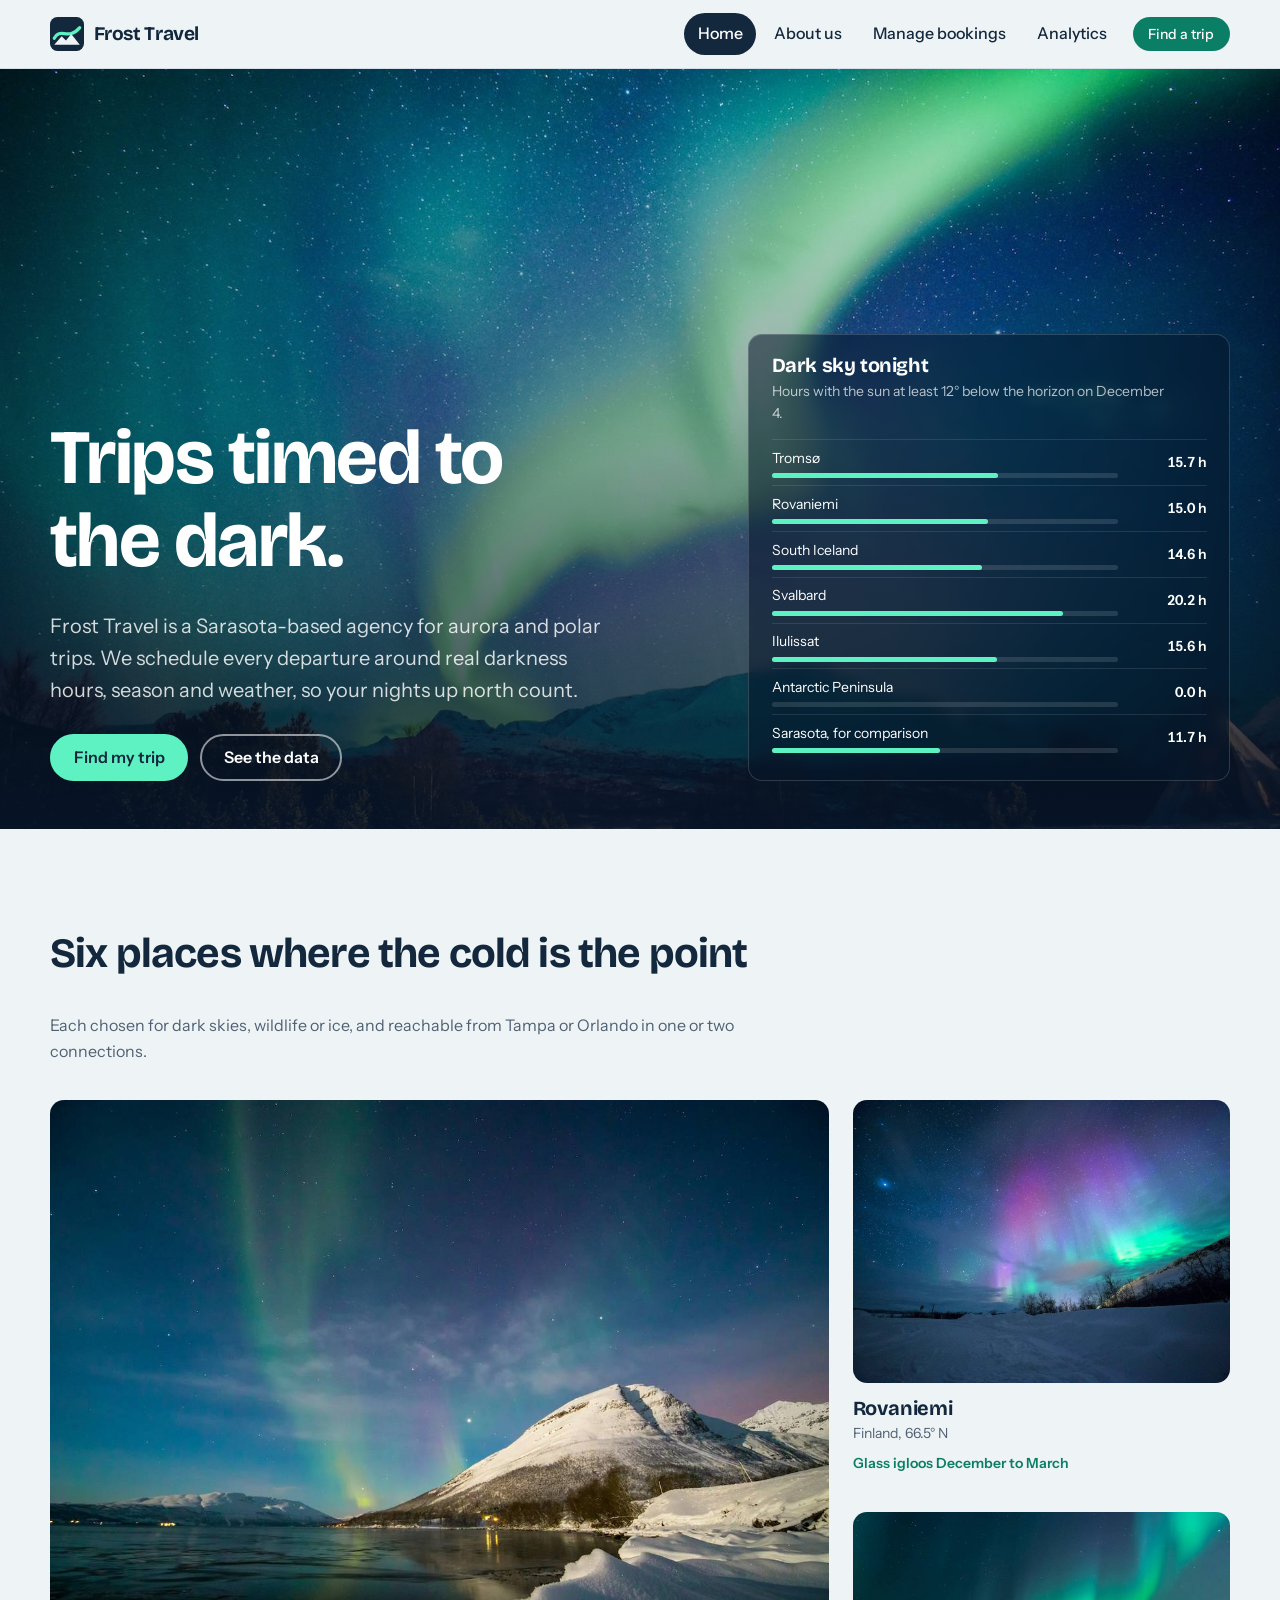
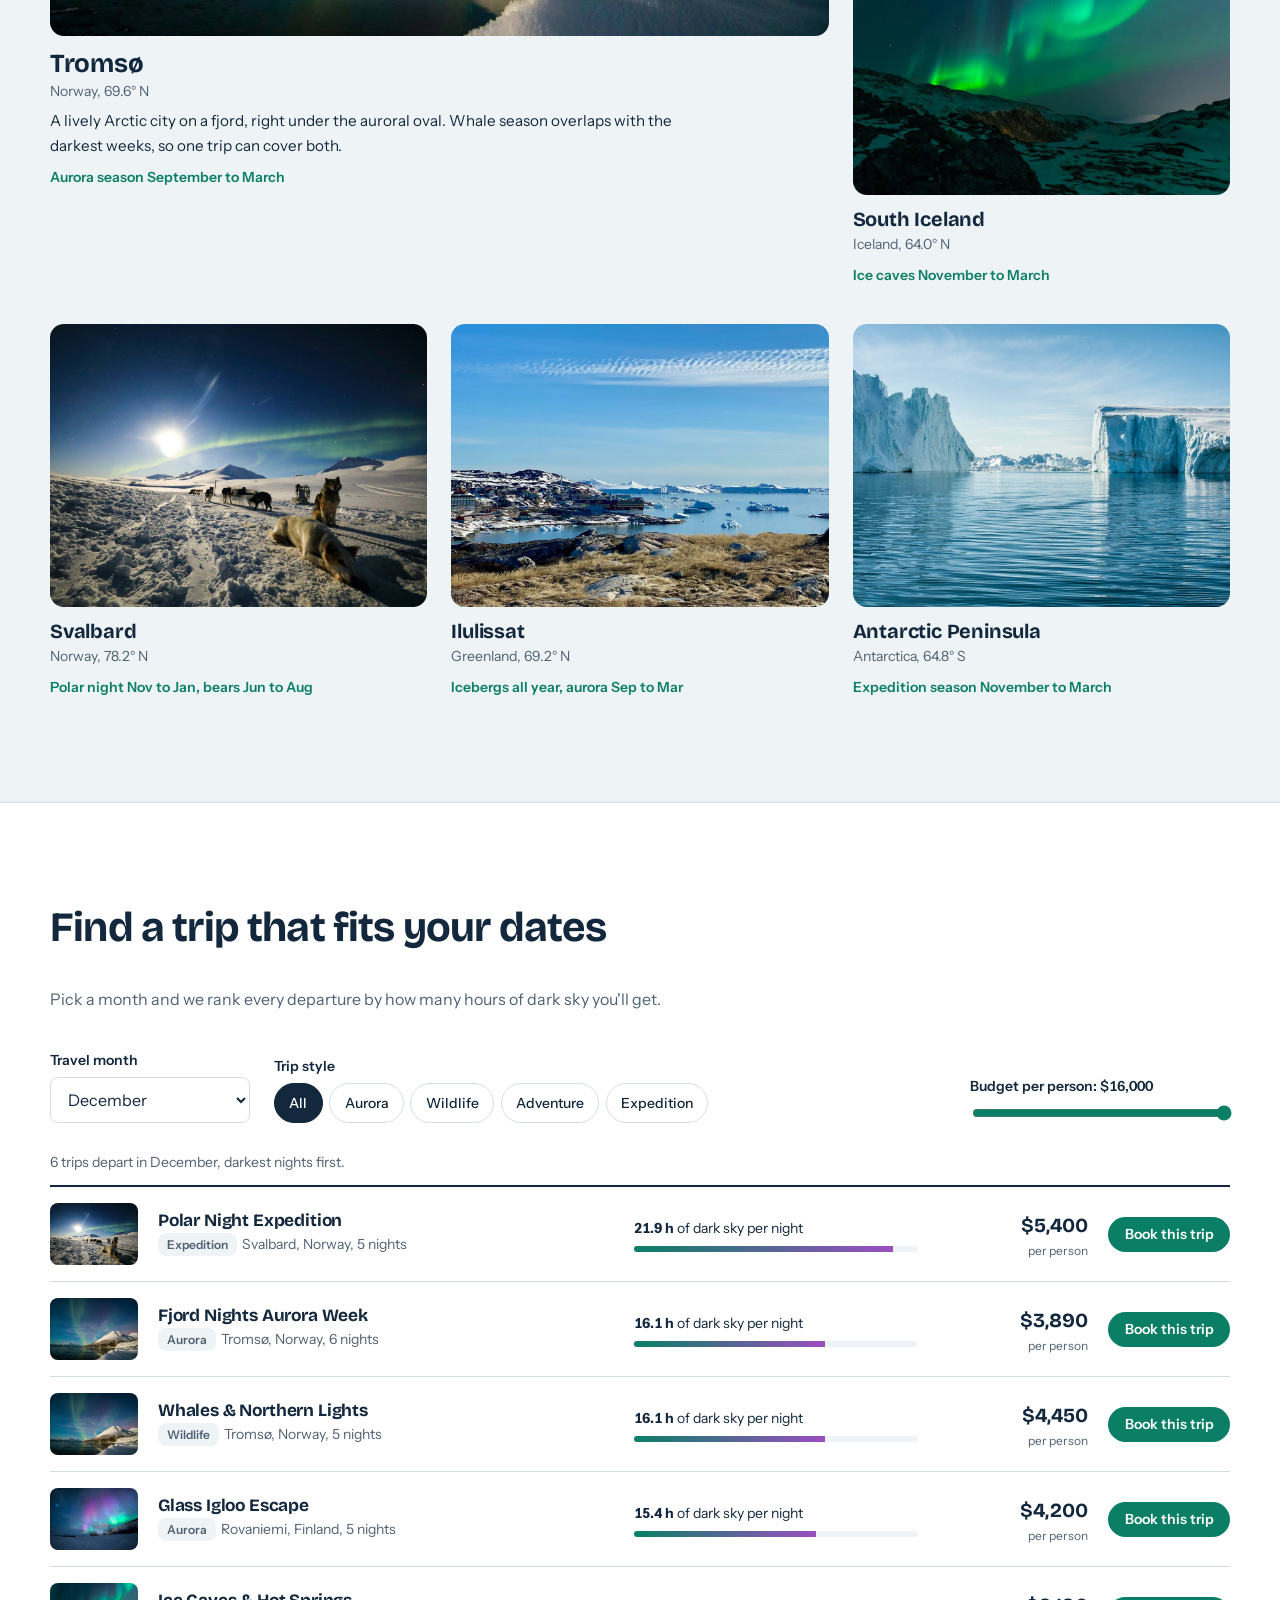
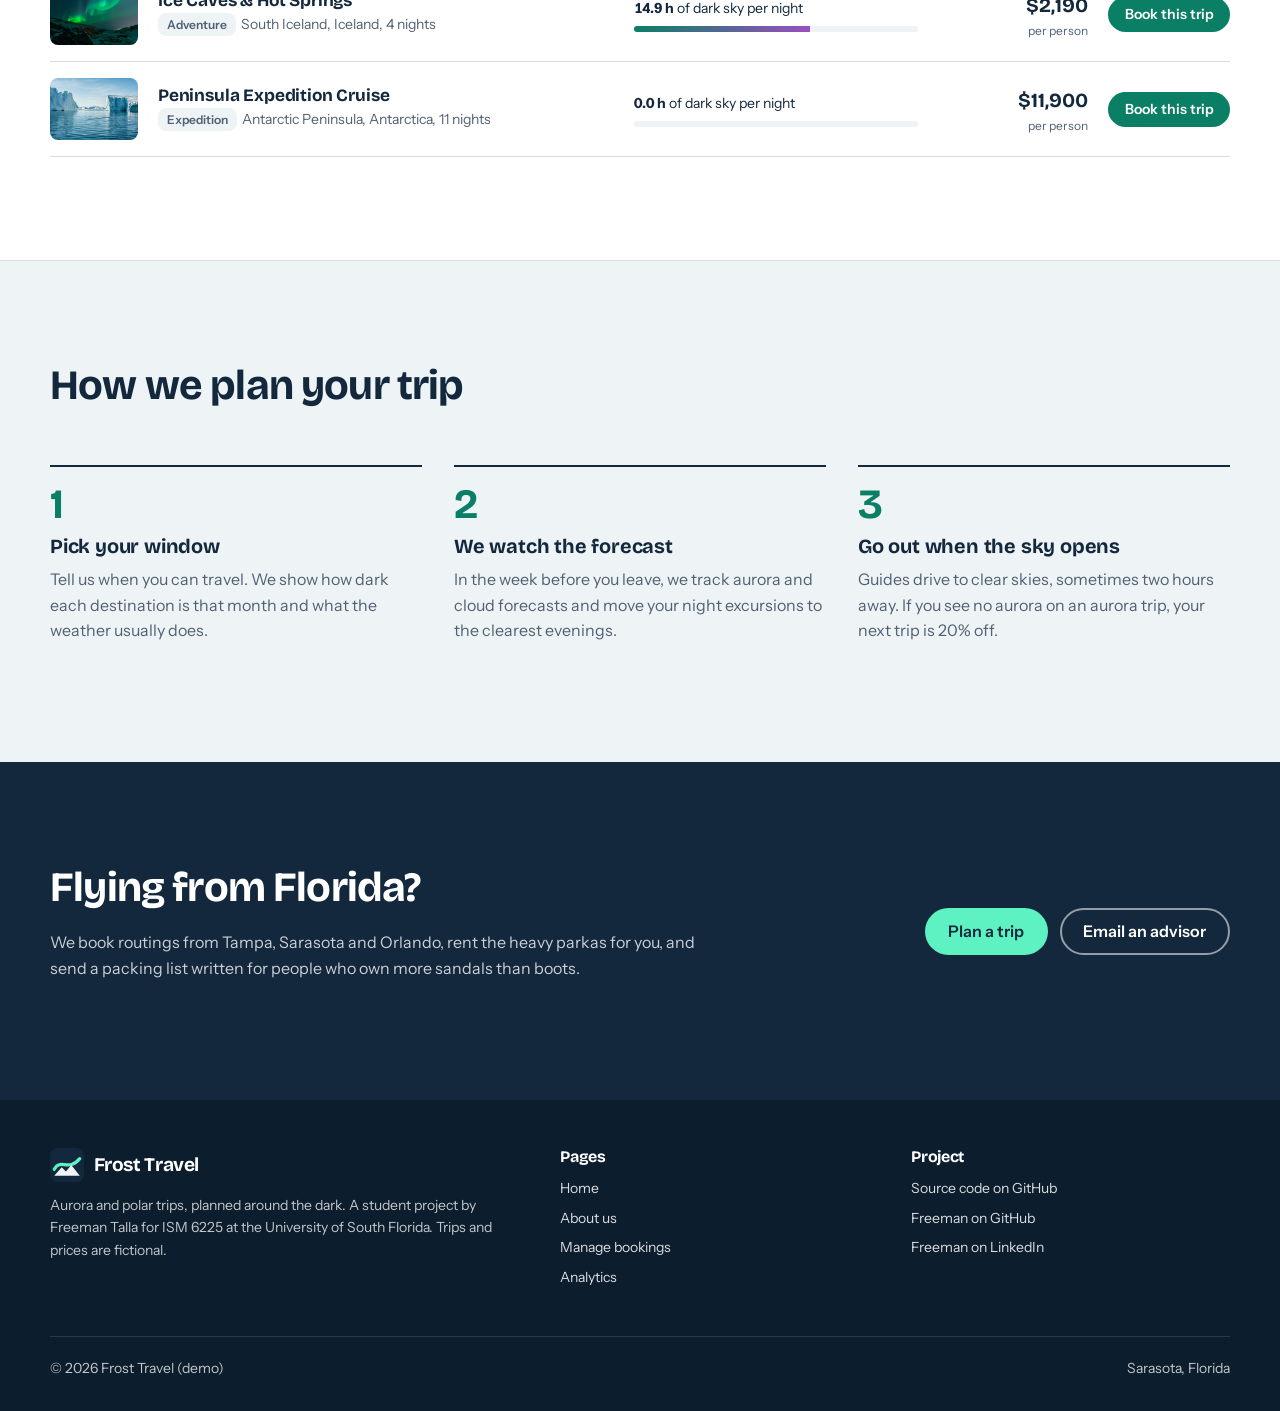
<file: index.html>
<!DOCTYPE html>
<html lang="en">
<head>
  <meta charset="UTF-8">
  <meta name="viewport" content="width=device-width, initial-scale=1">
  <title>Frost Travel | Aurora and polar trips timed to the dark</title>
  <meta name="description" content="Frost Travel plans aurora and polar trips around real darkness hours, season and weather. Tromsø, Lapland, Iceland, Svalbard, Greenland and Antarctica.">
  <link rel="icon" href="img/favicon.svg" type="image/svg+xml">
  <!-- Fonts: preconnect first so the font files start downloading early -->
  <link rel="preconnect" href="https://fonts.googleapis.com">
  <link rel="preconnect" href="https://fonts.gstatic.com" crossorigin>
  <link href="https://fonts.googleapis.com/css2?family=Bricolage+Grotesque:opsz,wght@12..96,600;12..96,700&family=Instrument+Sans:wght@400;500;600&display=swap" rel="stylesheet">
  <link rel="stylesheet" href="css/style.css">
</head>
<body>
  <a class="skip-link" href="#main">Skip to content</a>

  <!-- ===== Header: identical on every page, only aria-current changes ===== -->
  <header class="site-header">
    <nav class="nav wrap" aria-label="Main">
      <a class="brand" href="index.html"><img src="img/favicon.svg" alt="" width="34" height="34">Frost Travel</a>
      <button class="nav-toggle" aria-expanded="false" aria-controls="nav-links"><span class="bars"></span><span class="visually-hidden">Menu</span></button>
      <ul class="nav-links" id="nav-links">
        <li><a href="index.html" aria-current="page">Home</a></li>
        <li><a href="aboutus.html">About us</a></li>
        <li><a href="managebookings.html">Manage bookings</a></li>
        <li><a href="analytics.html">Analytics</a></li>
        <li><a class="btn btn-primary btn-small" href="index.html#finder">Find a trip</a></li>
      </ul>
    </nav>
  </header>

  <main id="main">
    <!-- ===== Hero: inline SVG so the aurora can be animated with CSS ===== -->
    <section class="hero" aria-labelledby="hero-title">
      <img class="hero-photo" src="img/hero.jpg" alt="" width="1600" height="1067" fetchpriority="high">

      <div class="hero-inner wrap">
        <div>
          <h1 id="hero-title">Trips timed to the dark.</h1>
          <p>Frost Travel is a Sarasota-based agency for aurora and polar trips. We schedule every departure around real darkness hours, season and weather, so your nights up north count.</p>
          <div class="hero-actions">
            <a class="btn btn-aurora" href="#finder">Find my trip</a>
            <a class="btn btn-outline-light" href="analytics.html">See the data</a>
          </div>
        </div>

        <!-- Filled in by js/home.js using the darkHours() formula -->
        <aside class="tonight" aria-labelledby="tonight-title">
          <h2 id="tonight-title">Dark sky tonight</h2>
          <p id="tonight-date">Hours with the sun at least 12° below the horizon.</p>
          <table><tbody id="tonight-rows"></tbody></table>
        </aside>
      </div>
    </section>

    <!-- ===== Destinations ===== -->
    <section class="block wrap" id="destinations" aria-labelledby="dest-title">
      <div class="block-head">
        <h2 id="dest-title">Six places where the cold is the point</h2>
        <p>Each chosen for dark skies, wildlife or ice, and reachable from Tampa or Orlando in one or two connections.</p>
      </div>
      <div class="dest-grid">
        <a class="dest feature" href="#finder" data-dest="tromso">
          <div class="dest-media"><img src="img/tromso.jpg" alt="Aurora rising over a snowy mountain and a calm Arctic fjord" width="800" height="560"></div>
          <h3>Tromsø</h3>
          <div class="where">Norway, 69.6° N</div>
          <p>A lively Arctic city on a fjord, right under the auroral oval. Whale season overlaps with the darkest weeks, so one trip can cover both.</p>
          <span class="season">Aurora season September to March</span>
        </a>
        <a class="dest" href="#finder" data-dest="rovaniemi">
          <div class="dest-media"><img src="img/rovaniemi.jpg" alt="Pink and green aurora above birch trees in snowy Lapland" width="800" height="560" loading="lazy"></div>
          <h3>Rovaniemi</h3>
          <div class="where">Finland, 66.5° N</div>
          <span class="season">Glass igloos December to March</span>
        </a>
        <a class="dest" href="#finder" data-dest="iceland">
          <div class="dest-media"><img src="img/iceland.jpg" alt="Green aurora swirling above dark, snow-dusted rocks" width="800" height="560" loading="lazy"></div>
          <h3>South Iceland</h3>
          <div class="where">Iceland, 64.0° N</div>
          <span class="season">Ice caves November to March</span>
        </a>
        <a class="dest" href="#finder" data-dest="svalbard">
          <div class="dest-media"><img src="img/svalbard.jpg" alt="Sled dogs resting in the snow under a moonlit aurora" width="800" height="560" loading="lazy"></div>
          <h3>Svalbard</h3>
          <div class="where">Norway, 78.2° N</div>
          <span class="season">Polar night Nov to Jan, bears Jun to Aug</span>
        </a>
        <a class="dest" href="#finder" data-dest="greenland">
          <div class="dest-media"><img src="img/greenland.jpg" alt="Colorful houses of Ilulissat beside a bay full of icebergs" width="800" height="560" loading="lazy"></div>
          <h3>Ilulissat</h3>
          <div class="where">Greenland, 69.2° N</div>
          <span class="season">Icebergs all year, aurora Sep to Mar</span>
        </a>
        <a class="dest" href="#finder" data-dest="antarctica">
          <div class="dest-media"><img src="img/antarctica.jpg" alt="Towering icebergs on calm, deep blue water" width="800" height="560" loading="lazy"></div>
          <h3>Antarctic Peninsula</h3>
          <div class="where">Antarctica, 64.8° S</div>
          <span class="season">Expedition season November to March</span>
        </a>
      </div>
    </section>

    <!-- ===== Trip finder: the useful, data-driven part of the home page ===== -->
    <section class="finder block" id="finder" aria-labelledby="finder-title">
      <div class="wrap">
        <div class="block-head">
          <h2 id="finder-title">Find a trip that fits your dates</h2>
          <p>Pick a month and we rank every departure by how many hours of dark sky you'll get.</p>
        </div>

        <form class="finder-controls" id="finder-form" onsubmit="return false">
          <div class="field">
            <label for="f-month">Travel month</label>
            <select id="f-month"></select>
          </div>
          <fieldset class="seg seg-wrap">
            <legend>Trip style</legend>
            <input type="radio" name="style" id="s-all" value="All" checked><label for="s-all">All</label>
            <input type="radio" name="style" id="s-aurora" value="Aurora"><label for="s-aurora">Aurora</label>
            <input type="radio" name="style" id="s-wild" value="Wildlife"><label for="s-wild">Wildlife</label>
            <input type="radio" name="style" id="s-adv" value="Adventure"><label for="s-adv">Adventure</label>
            <input type="radio" name="style" id="s-exp" value="Expedition"><label for="s-exp">Expedition</label>
          </fieldset>
          <div class="field">
            <label for="f-budget">Budget per person: <span class="budget-out" id="budget-out">$16,000</span></label>
            <input type="range" id="f-budget" min="2000" max="16000" step="500" value="16000">
          </div>
        </form>

        <p class="result-meta" id="result-meta" aria-live="polite"></p>
        <ul class="board" id="board"></ul>
      </div>
    </section>

    <!-- ===== How it works (a real sequence, so it is numbered) ===== -->
    <section class="block wrap" aria-labelledby="how-title">
      <div class="block-head"><h2 id="how-title">How we plan your trip</h2></div>
      <ol class="steps">
        <li>
          <h3>Pick your window</h3>
          <p>Tell us when you can travel. We show how dark each destination is that month and what the weather usually does.</p>
        </li>
        <li>
          <h3>We watch the forecast</h3>
          <p>In the week before you leave, we track aurora and cloud forecasts and move your night excursions to the clearest evenings.</p>
        </li>
        <li>
          <h3>Go out when the sky opens</h3>
          <p>Guides drive to clear skies, sometimes two hours away. If you see no aurora on an aurora trip, your next trip is 20% off.</p>
        </li>
      </ol>
    </section>

    <section class="band block" aria-labelledby="band-title">
      <div class="band-inner wrap">
        <div>
          <h2 id="band-title">Flying from Florida?</h2>
          <p>We book routings from Tampa, Sarasota and Orlando, rent the heavy parkas for you, and send a packing list written for people who own more sandals than boots.</p>
        </div>
        <div class="band-actions">
          <a class="btn btn-aurora" href="#finder">Plan a trip</a>
          <a class="btn btn-outline-light" href="mailto:hello@frosttravel.example">Email an advisor</a>
        </div>
      </div>
    </section>
  </main>

  <!-- ===== Footer: identical on every page ===== -->
  <footer class="site-footer">
    <div class="wrap">
      <div class="footer-grid">
        <div>
          <a class="brand" href="index.html"><img src="img/favicon.svg" alt="" width="34" height="34">Frost Travel</a>
          <p>Aurora and polar trips, planned around the dark. A student project by Freeman Talla for ISM 6225 at the University of South Florida. Trips and prices are fictional.</p>
        </div>
        <div>
          <h2>Pages</h2>
          <ul>
            <li><a href="index.html">Home</a></li>
            <li><a href="aboutus.html">About us</a></li>
            <li><a href="managebookings.html">Manage bookings</a></li>
            <li><a href="analytics.html">Analytics</a></li>
          </ul>
        </div>
        <div>
          <h2>Project</h2>
          <ul>
            <li><a href="https://github.com/FTalla18/Assignment_LookAndFeel">Source code on GitHub</a></li>
            <li><a href="https://github.com/FTalla18">Freeman on GitHub</a></li>
            <li><a href="https://www.linkedin.com/in/freeman-talla">Freeman on LinkedIn</a></li>
          </ul>
        </div>
      </div>
      <div class="footer-bottom">
        <span>&copy; <span id="year">2026</span> Frost Travel (demo)</span>
        <span>Sarasota, Florida</span>
      </div>
    </div>
  </footer>

  <!-- Scripts at the end + defer: the page renders before any JS runs -->
  <script src="js/data.js" defer></script>
  <script src="js/main.js" defer></script>
  <script src="js/home.js" defer></script>
</body>
</html>
</file>
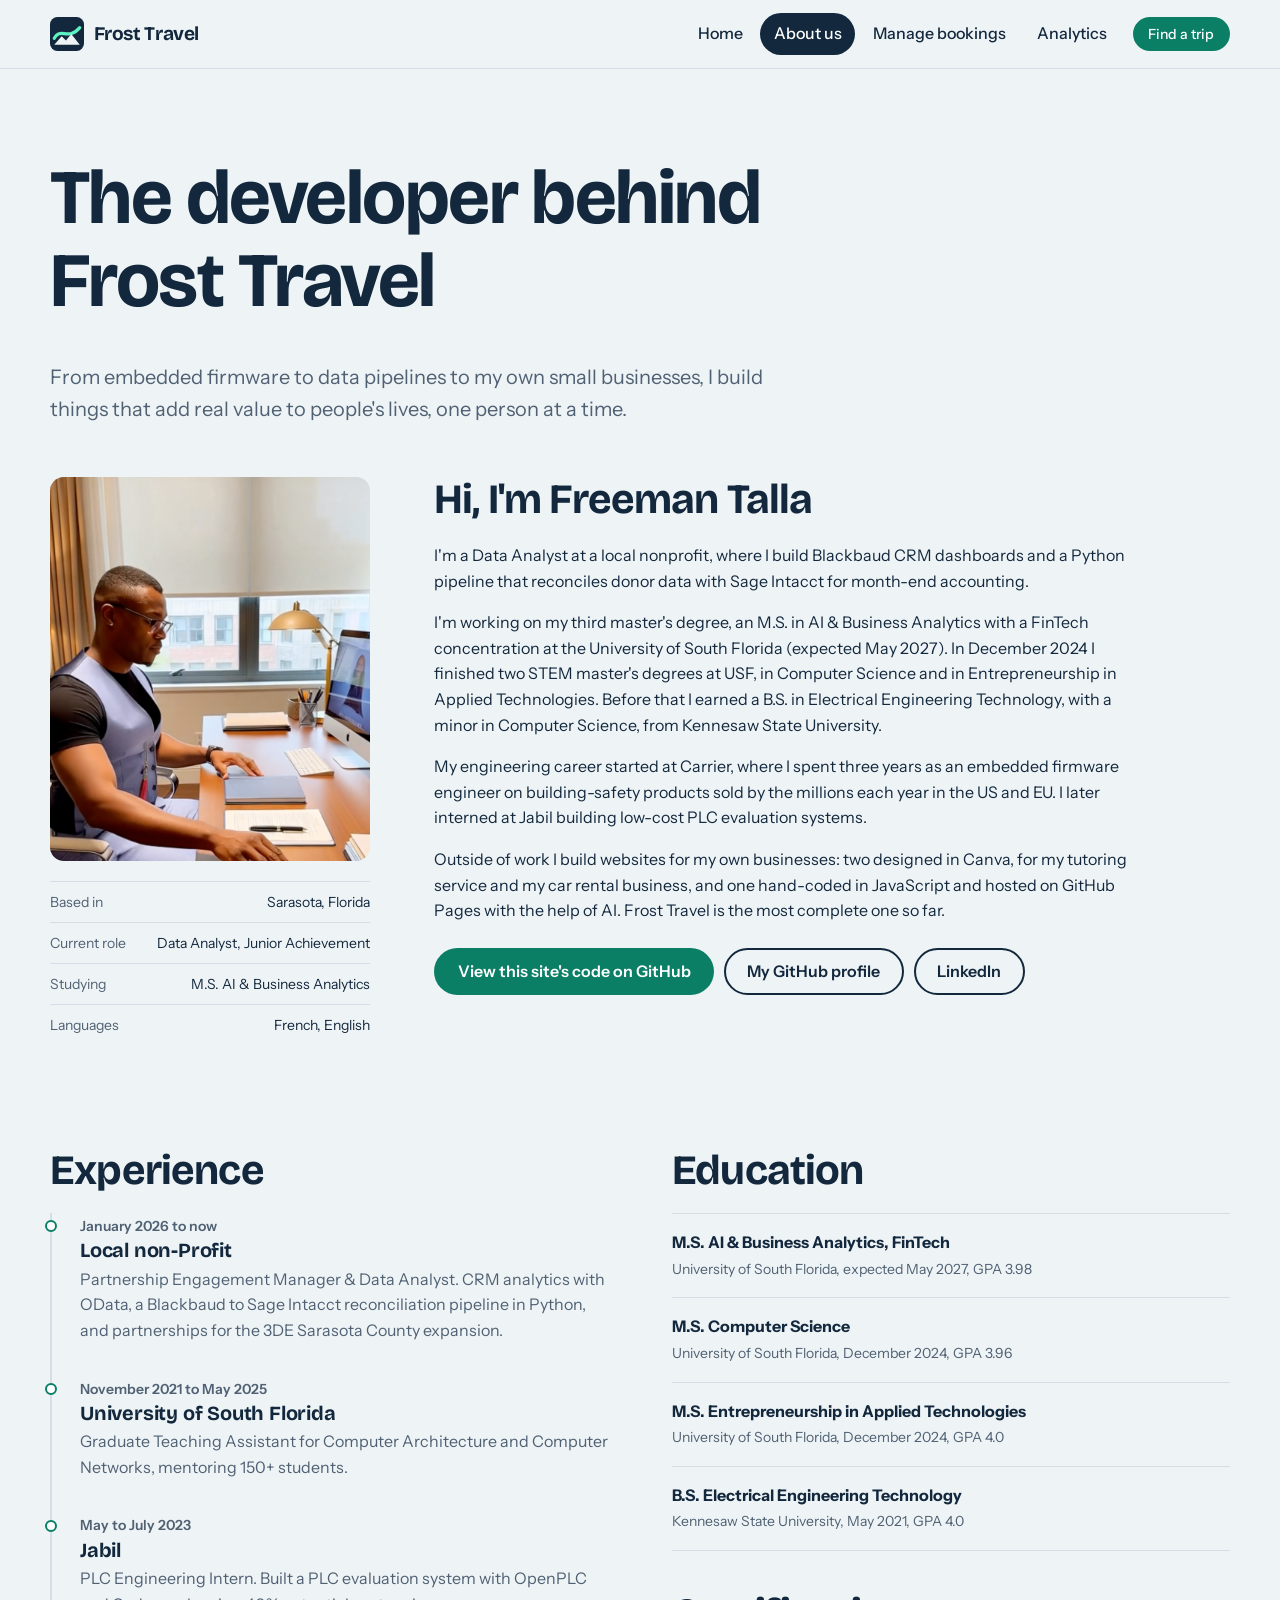
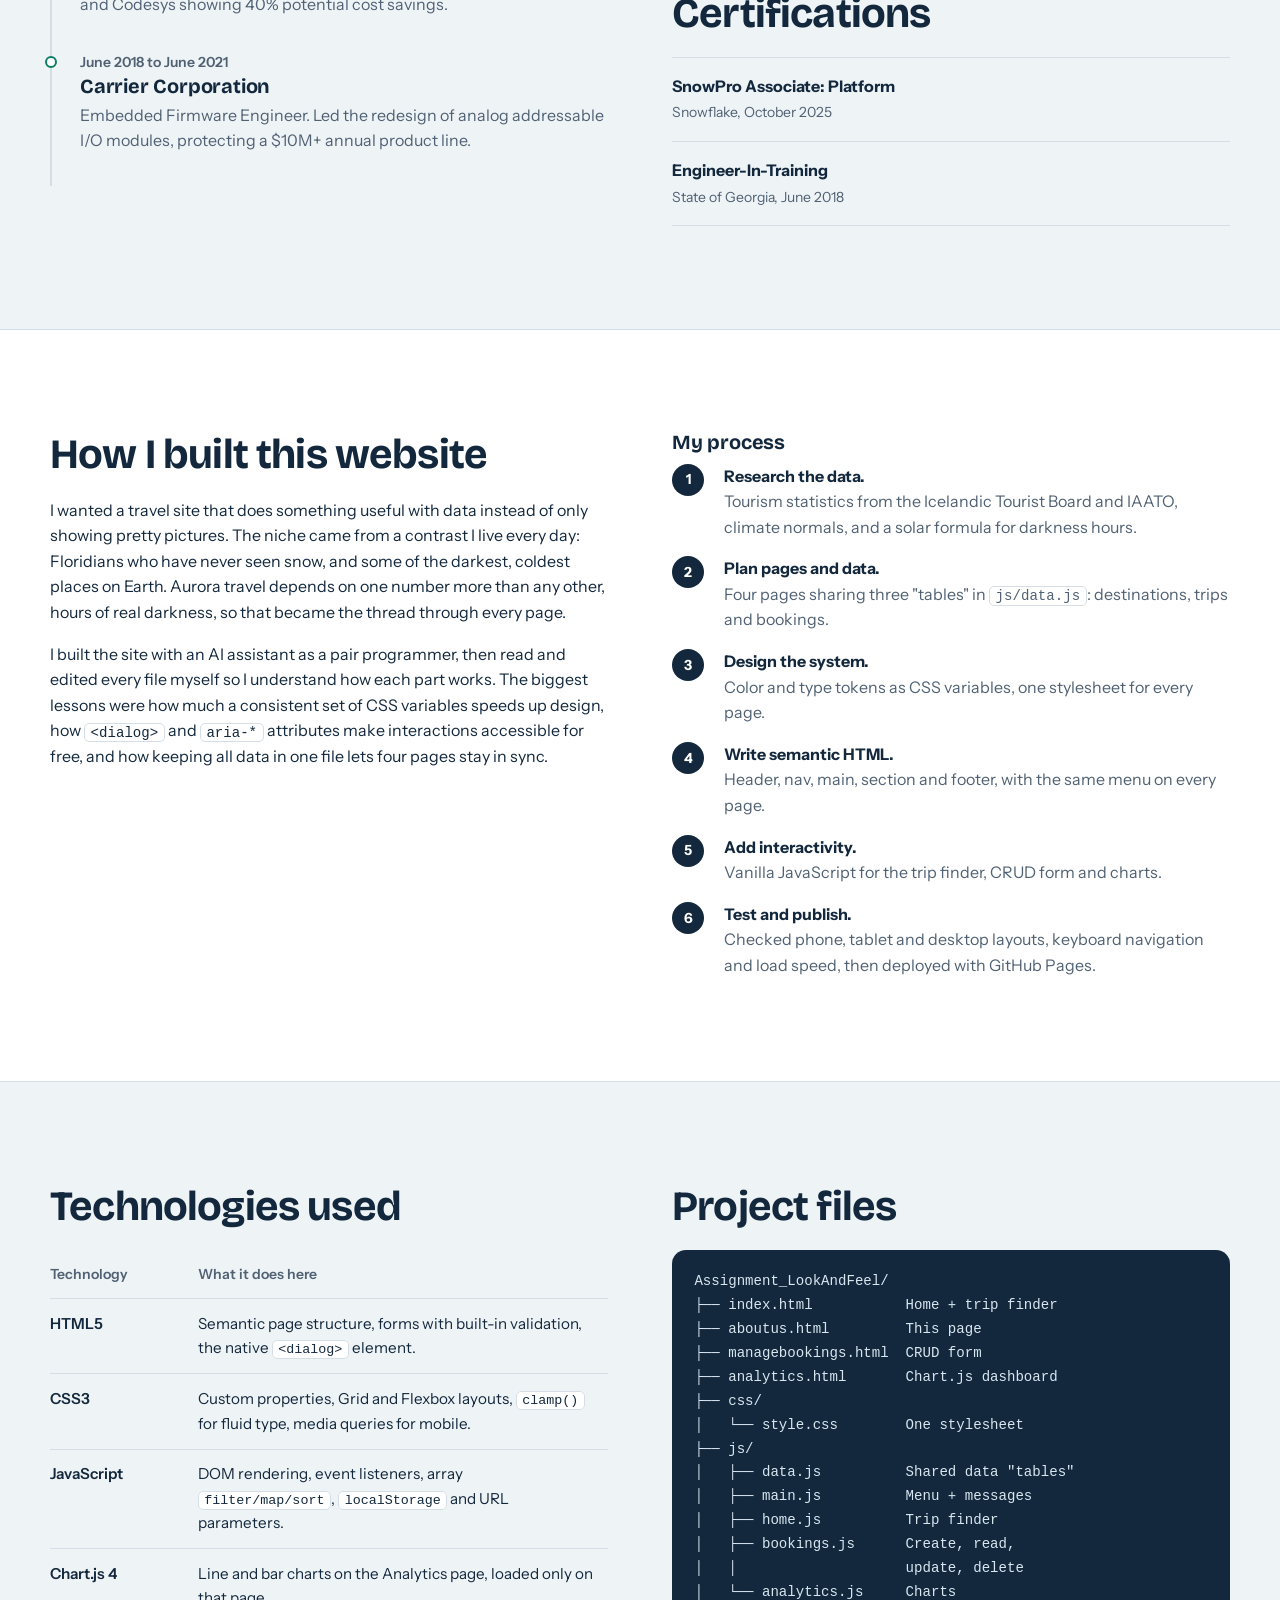
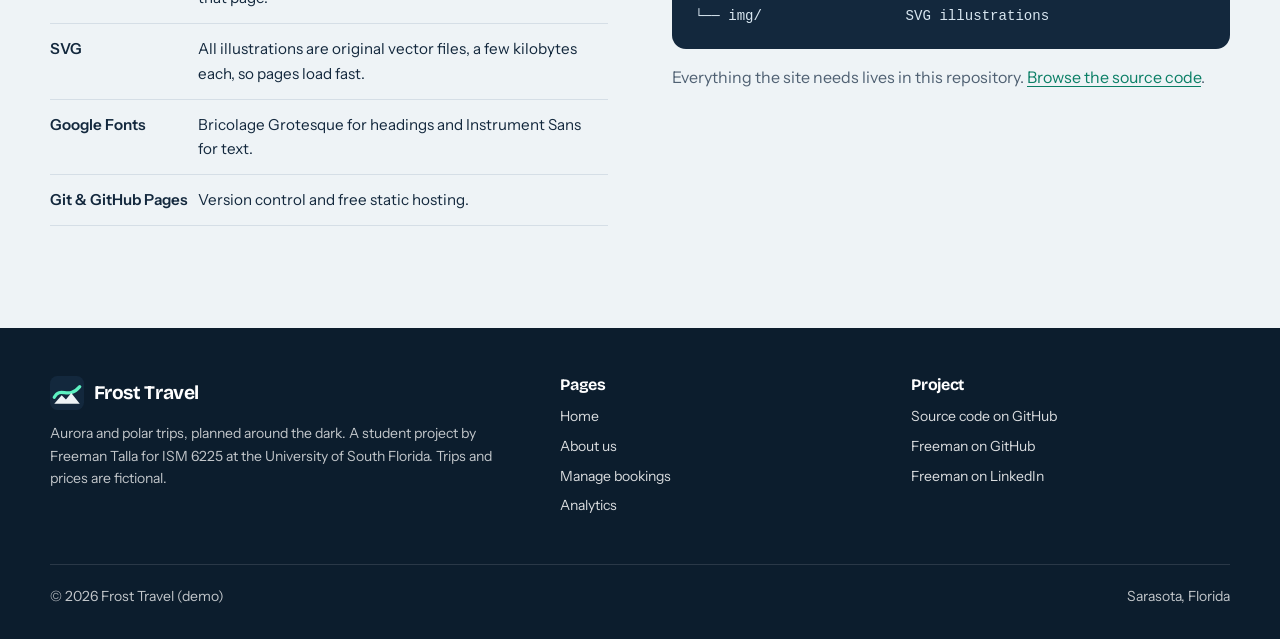
<file: aboutus.html>
<!DOCTYPE html>
<html lang="en">
<head>
  <meta charset="UTF-8">
  <meta name="viewport" content="width=device-width, initial-scale=1">
  <title>About us | Frost Travel</title>
  <meta name="description" content="Meet Freeman Talla, the data analyst and engineer who designed and built the Frost Travel website.">
  <link rel="icon" href="img/favicon.svg" type="image/svg+xml">
  <!-- Fonts: preconnect first so the font files start downloading early -->
  <link rel="preconnect" href="https://fonts.googleapis.com">
  <link rel="preconnect" href="https://fonts.gstatic.com" crossorigin>
  <link href="https://fonts.googleapis.com/css2?family=Bricolage+Grotesque:opsz,wght@12..96,600;12..96,700&family=Instrument+Sans:wght@400;500;600&display=swap" rel="stylesheet">
  <link rel="stylesheet" href="css/style.css">
</head>
<body>
  <a class="skip-link" href="#main">Skip to content</a>

  <!-- ===== Header: identical on every page, only aria-current changes ===== -->
  <header class="site-header">
    <nav class="nav wrap" aria-label="Main">
      <a class="brand" href="index.html"><img src="img/favicon.svg" alt="" width="34" height="34">Frost Travel</a>
      <button class="nav-toggle" aria-expanded="false" aria-controls="nav-links"><span class="bars"></span><span class="visually-hidden">Menu</span></button>
      <ul class="nav-links" id="nav-links">
        <li><a href="index.html">Home</a></li>
        <li><a href="aboutus.html" aria-current="page">About us</a></li>
        <li><a href="managebookings.html">Manage bookings</a></li>
        <li><a href="analytics.html">Analytics</a></li>
        <li><a class="btn btn-primary btn-small" href="index.html#finder">Find a trip</a></li>
      </ul>
    </nav>
  </header>

  <main id="main">
    <section class="page-head wrap">
      <h1>The developer behind Frost Travel</h1>
      <p class="lede">From embedded firmware to data pipelines to my own small businesses, I build things that add real value to people's lives, one person at a time.</p>
    </section>

    <!-- ===== Profile ===== -->
    <section class="wrap" aria-labelledby="profile-title">
      <div class="profile">
        <div>
          <div class="portrait">
            <!-- Replace img/freeman.svg with your own photo, e.g. img/freeman.jpg -->
            <img src="img/freeman.jpg" alt="Portrait of Freeman Talla" width="400" height="480">
          </div>
          <ul class="facts">
            <li><span>Based in</span><span>Sarasota, Florida</span></li>
            <li><span>Current role</span><span>Data Analyst, Junior Achievement</span></li>
            <li><span>Studying</span><span>M.S. AI &amp; Business Analytics</span></li>
            <li><span>Languages</span><span>French, English</span></li>
          </ul>
        </div>

        <div>
          <h2 id="profile-title">Hi, I'm Freeman Talla</h2>
          <p>I'm a Data Analyst at a local nonprofit, where I build Blackbaud CRM dashboards and a Python pipeline that reconciles donor data with Sage Intacct for month-end accounting.</p>
          <p>I'm working on my third master's degree, an M.S. in AI &amp; Business Analytics with a FinTech concentration at the University of South Florida (expected May 2027). In December 2024 I finished two STEM master's degrees at USF, in Computer Science and in Entrepreneurship in Applied Technologies. Before that I earned a B.S. in Electrical Engineering Technology, with a minor in Computer Science, from Kennesaw State University.</p>
          <p>My engineering career started at Carrier, where I spent three years as an embedded firmware engineer on building-safety products sold by the millions each year in the US and EU. I later interned at Jabil building low-cost PLC evaluation systems.</p>
          <p>Outside of work I build websites for my own businesses: two designed in Canva, for my tutoring service and my car rental business, and one hand-coded in JavaScript and hosted on GitHub Pages with the help of AI. Frost Travel is the most complete one so far.</p>
          <div class="links-row">
            <a class="btn btn-primary" href="https://github.com/FTalla18/Assignment_LookAndFeel">View this site's code on GitHub</a>
            <a class="btn btn-ghost" href="https://github.com/FTalla18">My GitHub profile</a>
            <a class="btn btn-ghost" href="https://www.linkedin.com/in/freeman-talla">LinkedIn</a>
          </div>
        </div>
      </div>
    </section>

    <!-- ===== Experience (a timeline, newest first) ===== -->
    <section class="block wrap" aria-labelledby="exp-title">
      <div class="two-col">
        <div>
          <h2 id="exp-title">Experience</h2>
          <ol class="timeline">
            <li>
              <span class="when">January 2026 to now</span>
              <h3>Local non-Profit</h3>
              <p>Partnership Engagement Manager &amp; Data Analyst. CRM analytics with OData, a Blackbaud to Sage Intacct reconciliation pipeline in Python, and partnerships for the 3DE Sarasota County expansion.</p>
            </li>
            <li>
              <span class="when">November 2021 to May 2025</span>
              <h3>University of South Florida</h3>
              <p>Graduate Teaching Assistant for Computer Architecture and Computer Networks, mentoring 150+ students.</p>
            </li>
            <li>
              <span class="when">May to July 2023</span>
              <h3>Jabil</h3>
              <p>PLC Engineering Intern. Built a PLC evaluation system with OpenPLC and Codesys showing 40% potential cost savings.</p>
            </li>
            <li>
              <span class="when">June 2018 to June 2021</span>
              <h3>Carrier Corporation</h3>
              <p>Embedded Firmware Engineer. Led the redesign of analog addressable I/O modules, protecting a $10M+ annual product line.</p>
            </li>
          </ol>
        </div>
        <div>
          <h2>Education</h2>
          <ul class="edu">
            <li><strong>M.S. AI &amp; Business Analytics, FinTech</strong><span>University of South Florida, expected May 2027, GPA 3.98</span></li>
            <li><strong>M.S. Computer Science</strong><span>University of South Florida, December 2024, GPA 3.96</span></li>
            <li><strong>M.S. Entrepreneurship in Applied Technologies</strong><span>University of South Florida, December 2024, GPA 4.0</span></li>
            <li><strong>B.S. Electrical Engineering Technology</strong><span>Kennesaw State University, May 2021, GPA 4.0</span></li>
          </ul>
          <h2 style="margin-top:2.5rem">Certifications</h2>
          <ul class="edu">
            <li><strong>SnowPro Associate: Platform</strong><span>Snowflake, October 2025</span></li>
            <li><strong>Engineer-In-Training</strong><span>State of Georgia, June 2018</span></li>
          </ul>
        </div>
      </div>
    </section>

    <!-- ===== How this website was built ===== -->
    <section class="finder block" aria-labelledby="build-title">
      <div class="wrap two-col">
        <div>
          <h2 id="build-title">How I built this website</h2>
          <p>I wanted a travel site that does something useful with data instead of only showing pretty pictures. The niche came from a contrast I live every day: Floridians who have never seen snow, and some of the darkest, coldest places on Earth. Aurora travel depends on one number more than any other, hours of real darkness, so that became the thread through every page.</p>
          <p>I built the site with an AI assistant as a pair programmer, then read and edited every file myself so I understand how each part works. The biggest lessons were how much a consistent set of CSS variables speeds up design, how <code>&lt;dialog&gt;</code> and <code>aria-*</code> attributes make interactions accessible for free, and how keeping all data in one file lets four pages stay in sync.</p>
        </div>
        <div>
          <h3>My process</h3>
          <ol class="build-steps">
            <li><div><strong>Research the data.</strong><p>Tourism statistics from the Icelandic Tourist Board and IAATO, climate normals, and a solar formula for darkness hours.</p></div></li>
            <li><div><strong>Plan pages and data.</strong><p>Four pages sharing three "tables" in <code>js/data.js</code>: destinations, trips and bookings.</p></div></li>
            <li><div><strong>Design the system.</strong><p>Color and type tokens as CSS variables, one stylesheet for every page.</p></div></li>
            <li><div><strong>Write semantic HTML.</strong><p>Header, nav, main, section and footer, with the same menu on every page.</p></div></li>
            <li><div><strong>Add interactivity.</strong><p>Vanilla JavaScript for the trip finder, CRUD form and charts.</p></div></li>
            <li><div><strong>Test and publish.</strong><p>Checked phone, tablet and desktop layouts, keyboard navigation and load speed, then deployed with GitHub Pages.</p></div></li>
          </ol>
        </div>
      </div>
    </section>

    <!-- ===== Technologies ===== -->
    <section class="block wrap" aria-labelledby="tech-title">
      <div class="two-col">
        <div>
          <h2 id="tech-title">Technologies used</h2>
          <div style="overflow-x:auto">
          <table class="stack-table">
            <thead><tr><th scope="col">Technology</th><th scope="col">What it does here</th></tr></thead>
            <tbody>
              <tr><td>HTML5</td><td>Semantic page structure, forms with built-in validation, the native <code>&lt;dialog&gt;</code> element.</td></tr>
              <tr><td>CSS3</td><td>Custom properties, Grid and Flexbox layouts, <code>clamp()</code> for fluid type, media queries for mobile.</td></tr>
              <tr><td>JavaScript</td><td>DOM rendering, event listeners, array <code>filter/map/sort</code>, <code>localStorage</code> and URL parameters.</td></tr>
              <tr><td>Chart.js 4</td><td>Line and bar charts on the Analytics page, loaded only on that page.</td></tr>
              <tr><td>SVG</td><td>All illustrations are original vector files, a few kilobytes each, so pages load fast.</td></tr>
              <tr><td>Google Fonts</td><td>Bricolage Grotesque for headings and Instrument Sans for text.</td></tr>
              <tr><td>Git &amp; GitHub Pages</td><td>Version control and free static hosting.</td></tr>
            </tbody>
          </table>
          </div>
        </div>
        <div>
          <h2>Project files</h2>
          <pre class="tree">Assignment_LookAndFeel/
├── index.html           Home + trip finder
├── aboutus.html         This page
├── managebookings.html  CRUD form
├── analytics.html       Chart.js dashboard
├── css/
│   └── style.css        One stylesheet
├── js/
│   ├── data.js          Shared data "tables"
│   ├── main.js          Menu + messages
│   ├── home.js          Trip finder
│   ├── bookings.js      Create, read,
│   │                    update, delete
│   └── analytics.js     Charts
└── img/                 SVG illustrations</pre>
          <p class="muted" style="margin-top:1rem">Everything the site needs lives in this repository. <a href="https://github.com/FTalla18/Assignment_LookAndFeel">Browse the source code</a>.</p>
        </div>
      </div>
    </section>
  </main>

  <!-- ===== Footer: identical on every page ===== -->
  <footer class="site-footer">
    <div class="wrap">
      <div class="footer-grid">
        <div>
          <a class="brand" href="index.html"><img src="img/favicon.svg" alt="" width="34" height="34">Frost Travel</a>
          <p>Aurora and polar trips, planned around the dark. A student project by Freeman Talla for ISM 6225 at the University of South Florida. Trips and prices are fictional.</p>
        </div>
        <div>
          <h2>Pages</h2>
          <ul>
            <li><a href="index.html">Home</a></li>
            <li><a href="aboutus.html">About us</a></li>
            <li><a href="managebookings.html">Manage bookings</a></li>
            <li><a href="analytics.html">Analytics</a></li>
          </ul>
        </div>
        <div>
          <h2>Project</h2>
          <ul>
            <li><a href="https://github.com/FTalla18/Assignment_LookAndFeel">Source code on GitHub</a></li>
            <li><a href="https://github.com/FTalla18">Freeman on GitHub</a></li>
            <li><a href="https://www.linkedin.com/in/freeman-talla">Freeman on LinkedIn</a></li>
          </ul>
        </div>
      </div>
      <div class="footer-bottom">
        <span>&copy; <span id="year">2026</span> Frost Travel (demo)</span>
        <span>Sarasota, Florida</span>
      </div>
    </div>
  </footer>

  <!-- Scripts load with defer so the page renders first -->
  <script src="js/main.js" defer></script>
</body>
</html>
</file>
<file: css/style.css>
/* =========================================================
   Frost Travel — style.css
   One stylesheet for every page. Sections:
   1. Design tokens   2. Base   3. Layout   4. Header & nav
   5. Buttons & forms 6. Home   7. About    8. Bookings (CRUD)
   9. Analytics      10. Footer 11. Utilities & motion
   ========================================================= */

/* ---------- 1. Design tokens (CSS custom properties) ---------- */
:root {
  --ice: #eef3f6;        /* page background: glacier white */
  --snow: #ffffff;       /* raised surfaces */
  --fjord: #13283d;      /* main text + dark sections */
  --fjord-2: #1c3a55;
  --slate: #506173;      /* secondary text */
  --line: #d5dee6;       /* hairlines and input borders */
  --aurora: #5ef2c2;     /* bright accent, used on dark backgrounds only */
  --pine: #0b7f66;       /* action color on light backgrounds */
  --pine-dark: #086a55;
  --dusk: #9b4fc0;       /* second data color */
  --ember: #c9791a;      /* warm signal: pending, warnings */
  --danger: #b3261e;

  --font-display: "Bricolage Grotesque", "Avenir Next", "Segoe UI", system-ui, sans-serif;
  --font-body: "Instrument Sans", "Helvetica Neue", Arial, system-ui, sans-serif;

  --step--1: 0.875rem;
  --step-0: 1rem;
  --step-1: 1.25rem;
  --step-2: 1.625rem;
  --step-3: clamp(1.9rem, 1.4rem + 2vw, 2.6rem);
  --step-4: clamp(2.6rem, 1.6rem + 4.6vw, 4.8rem);

  --radius-s: 8px;    /* inputs, small tags */
  --radius-m: 14px;   /* images, panels */
  --wrap: 1180px;
}

/* ---------- 2. Base ---------- */
*, *::before, *::after { box-sizing: border-box; }
html { scroll-behavior: smooth; scroll-padding-top: 80px; }
body {
  margin: 0;
  font-family: var(--font-body);
  font-size: var(--step-0);
  line-height: 1.6;
  color: var(--fjord);
  background: var(--ice);
  -webkit-font-smoothing: antialiased;
}
img, svg { max-width: 100%; display: block; }
h1, h2, h3 {
  font-family: var(--font-display);
  line-height: 1.08;
  letter-spacing: -0.02em;
  margin: 0 0 0.5em;
  font-weight: 700;
}
h1 { font-size: var(--step-4); }
h2 { font-size: var(--step-3); }
h3 { font-size: var(--step-1); letter-spacing: -0.01em; }
p { margin: 0 0 1em; max-width: 65ch; }
a { color: var(--pine); text-underline-offset: 3px; }
a:hover { color: var(--pine-dark); }
:focus-visible { outline: 3px solid var(--dusk); outline-offset: 3px; border-radius: 4px; }
.skip-link {
  position: absolute; left: 1rem; top: -3rem; z-index: 100;
  background: var(--fjord); color: #fff; padding: .6rem 1rem; border-radius: var(--radius-s);
}
.skip-link:focus { top: 1rem; }

/* ---------- 3. Layout ---------- */
.wrap { width: min(100% - 2.5rem, var(--wrap)); margin-inline: auto; }
.block { padding-block: clamp(3.5rem, 8vw, 6.5rem); }
.block-head { display: flex; flex-wrap: wrap; align-items: end; justify-content: space-between; gap: 1rem 2rem; margin-bottom: 2.25rem; }
.block-head p { color: var(--slate); margin: 0; }
.lede { font-size: var(--step-1); color: var(--slate); max-width: 58ch; }

/* ---------- 4. Header & navigation ---------- */
.site-header {
  position: sticky; top: 0; z-index: 50;
  background: rgb(238 243 246 / 0.88);
  backdrop-filter: blur(10px);
  border-bottom: 1px solid var(--line);
}
.nav { display: flex; align-items: center; justify-content: space-between; height: 68px; gap: 1rem; }
.brand { display: flex; align-items: center; gap: .6rem; text-decoration: none; color: var(--fjord); font-family: var(--font-display); font-weight: 700; font-size: 1.2rem; letter-spacing: -0.02em; }
.brand img { width: 34px; height: 34px; }
.nav-links { display: flex; align-items: center; gap: .25rem; list-style: none; margin: 0; padding: 0; }
.nav-links a {
  display: block; padding: .5rem .85rem; border-radius: 999px;
  color: var(--fjord); text-decoration: none; font-weight: 500;
}
.nav-links a:hover { background: rgb(19 40 61 / 0.07); }
.nav-links a[aria-current="page"] { background: var(--fjord); color: #fff; }
.nav-links .btn { margin-left: .5rem; }
.nav-links a.btn-primary, .nav-links a.btn-primary:hover { color: #fff; }
.nav-links a.btn-primary:hover { background: var(--pine-dark); }
.nav-toggle {
  display: none; background: none; border: 1px solid var(--line); border-radius: var(--radius-s);
  width: 44px; height: 44px; cursor: pointer; color: var(--fjord);
}
.nav-toggle .bars, .nav-toggle .bars::before, .nav-toggle .bars::after {
  display: block; width: 20px; height: 2px; background: currentColor; margin: auto; position: relative; transition: transform .2s;
}
.nav-toggle .bars::before, .nav-toggle .bars::after { content: ""; position: absolute; left: 0; }
.nav-toggle .bars::before { top: -6px; }
.nav-toggle .bars::after { top: 6px; }
.nav-toggle[aria-expanded="true"] .bars { background: transparent; }
.nav-toggle[aria-expanded="true"] .bars::before { transform: translateY(6px) rotate(45deg); }
.nav-toggle[aria-expanded="true"] .bars::after { transform: translateY(-6px) rotate(-45deg); }

@media (max-width: 820px) {
  .nav-toggle { display: grid; place-items: center; }
  .nav-links {
    position: absolute; top: 68px; left: 0; right: 0;
    flex-direction: column; align-items: stretch; gap: .25rem;
    padding: 1rem 1.25rem 1.5rem; background: var(--ice); border-bottom: 1px solid var(--line);
    display: none;
  }
  .nav-links.open { display: flex; }
  .nav-links a { padding: .8rem 1rem; }
  .nav-links .btn { margin: .5rem 0 0; text-align: center; }
}

/* ---------- 5. Buttons & forms ---------- */
.btn {
  display: inline-flex; align-items: center; justify-content: center; gap: .5rem;
  font: 600 var(--step-0)/1 var(--font-body);
  padding: .85rem 1.35rem; border-radius: 999px; border: 2px solid transparent;
  text-decoration: none; cursor: pointer; transition: background .15s, color .15s, border-color .15s;
}
.btn-primary { background: var(--pine); color: #fff; }
.btn-primary:hover { background: var(--pine-dark); color: #fff; }
.btn-ghost { background: transparent; color: var(--fjord); border-color: var(--fjord); }
.btn-ghost:hover { background: var(--fjord); color: #fff; }
.btn-aurora { background: var(--aurora); color: var(--fjord); }
.btn-aurora:hover { background: #8bf7d6; color: var(--fjord); }
.btn-outline-light { color: #fff; border-color: rgb(255 255 255 / .55); background: transparent; }
.btn-outline-light:hover { background: #fff; color: var(--fjord); }
.btn-small { padding: .55rem .9rem; font-size: var(--step--1); }
.btn-danger { background: var(--danger); color: #fff; }
.btn-danger:hover { background: #8f1d17; color: #fff; }
.btn-text { background: none; border: none; color: var(--pine); font-weight: 600; cursor: pointer; padding: .4rem .5rem; font-size: var(--step--1); border-radius: var(--radius-s); }
.btn-text:hover { background: rgb(11 127 102 / .08); }
.btn-text.danger { color: var(--danger); }
.btn-text.danger:hover { background: rgb(179 38 30 / .08); }

.field { display: flex; flex-direction: column; gap: .35rem; }
.field label { font-weight: 600; font-size: var(--step--1); }
.field .hint { font-size: .8rem; color: var(--slate); }
input, select, textarea {
  font: inherit; color: var(--fjord);
  padding: .7rem .8rem; border: 1.5px solid var(--line); border-radius: var(--radius-s);
  background: var(--snow); width: 100%;
}
input:focus, select:focus, textarea:focus { outline: none; border-color: var(--pine); box-shadow: 0 0 0 3px rgb(11 127 102 / .18); }
input[aria-invalid="true"], select[aria-invalid="true"] { border-color: var(--danger); }
.error-msg { color: var(--danger); font-size: .8rem; min-height: 1em; }
input[type="range"] { padding: 0; accent-color: var(--pine); border: none; background: transparent; }

/* Segmented control (radio buttons styled as pills) */
.seg { display: flex; flex-wrap: wrap; gap: .4rem; border: none; padding: 0; margin: 0; }
.seg legend { font-weight: 600; font-size: var(--step--1); margin-bottom: .35rem; padding: 0; }
.seg input { position: absolute; opacity: 0; width: 1px; height: 1px; }
.seg label {
  padding: .5rem .9rem; border: 1.5px solid var(--line); border-radius: 999px; cursor: pointer;
  font-size: var(--step--1); font-weight: 500; background: var(--snow);
}
.seg input:checked + label { background: var(--fjord); border-color: var(--fjord); color: #fff; }
.seg input:focus-visible + label { outline: 3px solid var(--dusk); outline-offset: 2px; }

/* ---------- 6. Home page ---------- */
.hero {
  position: relative; overflow: hidden; color: #fff;
  background: linear-gradient(180deg, #07162a 0%, #0f2f47 60%, #164a5a 100%);
  min-height: min(88vh, 760px); display: flex; align-items: end;
}
.hero-photo { position: absolute; inset: 0; width: 100%; height: 100%; object-fit: cover; object-position: center 35%; }
/* Dark gradient over the photo so white text stays readable */
.hero::after { content: ""; position: absolute; inset: 0; background: linear-gradient(180deg, rgb(7 22 42 / .1) 0%, rgb(7 22 42 / .35) 45%, rgb(7 22 42 / .88) 100%); }
.hero-inner { z-index: 1; }
.hero-inner { position: relative; padding-block: 7rem 3rem; display: grid; grid-template-columns: 1.35fr 1fr; gap: 3rem; align-items: end; }
.hero h1 { max-width: 12ch; margin-bottom: .35em; }
.hero p { color: rgb(255 255 255 / .82); font-size: var(--step-1); max-width: 44ch; }
.hero-actions { display: flex; flex-wrap: wrap; gap: .75rem; margin-top: 1.75rem; }

/* "Tonight" panel: live darkness hours, computed in JS */
.tonight {
  background: rgb(7 22 42 / .55); border: 1px solid rgb(255 255 255 / .16);
  border-radius: var(--radius-m); padding: 1.25rem 1.4rem; backdrop-filter: blur(6px);
}
.tonight h2 { font-size: var(--step-1); margin-bottom: .2rem; }
.tonight > p { font-size: var(--step--1); color: rgb(255 255 255 / .7); margin-bottom: .9rem; }
.tonight table { width: 100%; border-collapse: collapse; font-size: var(--step--1); }
.tonight td { padding: .42rem 0; border-top: 1px solid rgb(255 255 255 / .1); }
.tonight td:last-child { text-align: right; font-variant-numeric: tabular-nums; font-weight: 600; white-space: nowrap; }
.tonight .bar { height: 5px; border-radius: 3px; background: rgb(255 255 255 / .12); margin-top: 4px; }
.tonight .bar i { display: block; height: 100%; border-radius: 3px; background: var(--aurora); }

/* Aurora motion: the one animated moment on the site */
.curtain { transform-origin: center; animation: sway 14s ease-in-out infinite alternate; }
.curtain.two { animation-duration: 19s; animation-delay: -6s; }
@keyframes sway {
  from { transform: translateX(-3%) scaleY(0.94); opacity: .75; }
  to   { transform: translateX(3%) scaleY(1.06); opacity: 1; }
}

/* Destinations: an editorial grid with one feature image */
.dest-grid { display: grid; grid-template-columns: repeat(3, 1fr); gap: 2.25rem 1.5rem; }
.dest { text-decoration: none; color: inherit; display: block; }
.dest-media { overflow: hidden; border-radius: var(--radius-m); aspect-ratio: 4 / 3; background: var(--fjord); }
.dest-media img { width: 100%; height: 100%; object-fit: cover; transition: transform .5s ease; }
.dest:hover .dest-media img { transform: scale(1.04); }
.dest h3 { margin: .9rem 0 .15rem; }
.dest .where { color: var(--slate); font-size: var(--step--1); margin-bottom: .4rem; }
.dest p { font-size: .95rem; margin-bottom: .4rem; }
.dest .season { font-size: var(--step--1); font-weight: 600; color: var(--pine); }
.dest.feature { grid-column: span 2; grid-row: span 2; }
.dest.feature .dest-media { aspect-ratio: 16 / 11; }
.dest.feature h3 { font-size: var(--step-2); }

/* Trip finder */
.finder { background: var(--snow); border-top: 1px solid var(--line); border-bottom: 1px solid var(--line); }
.finder-controls { display: grid; grid-template-columns: 200px 1fr 260px; gap: 1.5rem; align-items: end; margin-bottom: 1.75rem; }
.budget-out { font-variant-numeric: tabular-nums; font-weight: 600; }
.result-meta { color: var(--slate); font-size: var(--step--1); margin-bottom: .75rem; }

/* Departures board: trip results as rows, not cards */
.board { list-style: none; margin: 0; padding: 0; border-top: 2px solid var(--fjord); }
.board li {
  display: grid; grid-template-columns: 88px 1.6fr 1fr 150px auto; gap: 1.25rem; align-items: center;
  padding: 1rem 0; border-bottom: 1px solid var(--line);
}
.board img { width: 88px; height: 62px; object-fit: cover; border-radius: var(--radius-s); }
.board h3 { font-size: 1.08rem; margin: 0 0 .1rem; }
.board .sub { color: var(--slate); font-size: var(--step--1); margin: 0; }
.board .dark-meter { font-size: var(--step--1); }
.board .dark-meter b { font-variant-numeric: tabular-nums; }
.meter { height: 6px; border-radius: 3px; background: var(--ice); margin-top: 6px; overflow: hidden; }
.meter i { display: block; height: 100%; background: linear-gradient(90deg, var(--pine), var(--dusk)); }
.board .price { font-family: var(--font-display); font-size: var(--step-1); font-weight: 700; text-align: right; }
.board .price small { display: block; font-family: var(--font-body); font-size: .75rem; font-weight: 400; color: var(--slate); }
.style-tag { display: inline-block; font-size: .75rem; font-weight: 600; padding: .15rem .55rem; border-radius: var(--radius-s); background: var(--ice); margin-right: .35rem; }
.empty-state { padding: 2.5rem 0; border-bottom: 1px solid var(--line); }
.empty-state p { color: var(--slate); }

/* How it works: a real sequence, so numbered */
.steps { display: grid; grid-template-columns: repeat(3, 1fr); gap: 2rem; counter-reset: step; list-style: none; margin: 0; padding: 0; }
.steps li { counter-increment: step; border-top: 2px solid var(--fjord); padding-top: 1.1rem; }
.steps li::before { content: counter(step); font-family: var(--font-display); font-weight: 700; font-size: var(--step-3); color: var(--pine); display: block; line-height: 1; margin-bottom: .6rem; }
.steps p { color: var(--slate); }

.band { background: var(--fjord); color: #fff; }
.band-inner { display: grid; grid-template-columns: 1.4fr 1fr; gap: 2rem; align-items: center; }
.band p { color: rgb(255 255 255 / .78); }
.band-actions { display: flex; gap: .75rem; flex-wrap: wrap; justify-content: flex-end; }

/* ---------- 7. About page ---------- */
.page-head { padding-block: clamp(3rem, 7vw, 5.5rem) 2rem; }
.page-head h1 { font-size: var(--step-4); max-width: 16ch; }
.profile { display: grid; grid-template-columns: 320px 1fr; gap: clamp(2rem, 5vw, 4rem); align-items: start; }
.portrait { border-radius: var(--radius-m); overflow: hidden; aspect-ratio: 5 / 6; background: var(--fjord); }
.portrait img { width: 100%; height: 100%; object-fit: cover; }
.facts { list-style: none; padding: 0; margin: 1.25rem 0 0; font-size: var(--step--1); }
.facts li { padding: .55rem 0; border-top: 1px solid var(--line); display: flex; justify-content: space-between; gap: 1rem; }
.facts li span:first-child { color: var(--slate); }
.links-row { display: flex; flex-wrap: wrap; gap: .6rem; margin-top: 1.5rem; }

.timeline { list-style: none; margin: 0; padding: 0; border-left: 2px solid var(--line); }
.timeline li { position: relative; padding: 0 0 2rem 1.75rem; }
.timeline li::before { content: ""; position: absolute; left: -7px; top: .45rem; width: 12px; height: 12px; border-radius: 50%; background: var(--snow); border: 2px solid var(--pine); }
.timeline .when { font-size: var(--step--1); color: var(--slate); font-weight: 600; }
.timeline h3 { margin: .1rem 0 .3rem; }
.timeline p { color: var(--slate); margin: 0; }

.two-col { display: grid; grid-template-columns: 1fr 1fr; gap: clamp(2rem, 5vw, 4rem); }
.edu { list-style: none; padding: 0; margin: 0; }
.edu li { padding: 1rem 0; border-top: 1px solid var(--line); }
.edu li:last-child { border-bottom: 1px solid var(--line); }
.edu strong { display: block; }
.edu span { color: var(--slate); font-size: var(--step--1); }

.build-steps { list-style: none; counter-reset: b; padding: 0; margin: 0; display: grid; gap: 1rem; }
.build-steps li { counter-increment: b; display: grid; grid-template-columns: 2.5rem 1fr; gap: .75rem; }
.build-steps li::before { content: counter(b); width: 2rem; height: 2rem; border-radius: 50%; background: var(--fjord); color: #fff; display: grid; place-items: center; font-weight: 700; font-size: var(--step--1); }
.build-steps p { margin: 0; color: var(--slate); }

.stack-table { width: 100%; border-collapse: collapse; font-size: .95rem; }
.stack-table th, .stack-table td { text-align: left; padding: .8rem .6rem .8rem 0; border-bottom: 1px solid var(--line); vertical-align: top; }
.stack-table th { font-size: var(--step--1); color: var(--slate); font-weight: 600; }
.stack-table td:first-child { font-weight: 600; white-space: nowrap; }
code { font-family: ui-monospace, Menlo, Consolas, monospace; font-size: .88em; background: var(--snow); border: 1px solid var(--line); padding: .05rem .35rem; border-radius: 5px; }
.tree { background: var(--fjord); color: #d8e6f0; padding: 1.25rem 1.4rem; border-radius: var(--radius-m); overflow-x: auto; font: .88rem/1.7 ui-monospace, Menlo, Consolas, monospace; }

/* ---------- 8. Manage bookings (CRUD) ---------- */
.crud-layout { display: grid; grid-template-columns: 340px 1fr; gap: 1.75rem; align-items: start; }
.panel { background: var(--snow); border: 1px solid var(--line); border-radius: var(--radius-m); padding: 1.5rem; }
.panel h2 { font-size: var(--step-2); }
.form-grid { display: grid; grid-template-columns: 1fr 1fr; gap: 1rem; }
.form-grid .full { grid-column: 1 / -1; }
.quote { display: flex; justify-content: space-between; align-items: baseline; padding: 1rem 0; margin: 1rem 0; border-block: 1px solid var(--line); }
.quote strong { font-family: var(--font-display); font-size: var(--step-2); }
.form-actions { display: flex; gap: .6rem; flex-wrap: wrap; }
.form-actions .btn { flex: 1; }
.editing-note { background: #fff6e8; border: 1px solid #f0d3a6; color: #6b4210; font-size: var(--step--1); padding: .6rem .8rem; border-radius: var(--radius-s); margin-bottom: 1rem; }

.summary { display: grid; grid-template-columns: repeat(4, 1fr); gap: 1px; background: var(--line); border: 1px solid var(--line); border-radius: var(--radius-m); overflow: hidden; margin-bottom: 1.25rem; }
.summary div { background: var(--snow); padding: 1rem 1.1rem; }
.summary span { font-size: var(--step--1); color: var(--slate); display: block; }
.summary b { font-family: var(--font-display); font-size: var(--step-2); font-variant-numeric: tabular-nums; }

.toolbar { display: flex; flex-wrap: wrap; gap: .75rem; margin-bottom: 1rem; }
.toolbar .search { flex: 1 1 220px; }
.toolbar select { width: auto; }
.table-scroll { overflow-x: auto; background: var(--snow); border: 1px solid var(--line); border-radius: var(--radius-m); }
.data-table { width: 100%; border-collapse: collapse; font-size: .92rem; min-width: 720px; }
.data-table th, .data-table td { padding: .75rem .7rem; text-align: left; border-bottom: 1px solid var(--line); }
.data-table th { font-size: .8rem; color: var(--slate); font-weight: 600; background: #f7fafc; position: sticky; top: 0; }
.data-table th button { all: unset; cursor: pointer; }
.data-table th button:focus-visible { outline: 3px solid var(--dusk); }
.data-table tbody tr:hover { background: #f7fafc; }
.data-table tbody tr.flash { animation: flash 1.2s ease; }
@keyframes flash { from { background: #d9f7ec; } to { background: transparent; } }
.data-table .num { text-align: right; font-variant-numeric: tabular-nums; }
.data-table .row-actions { white-space: nowrap; text-align: right; }
.data-table small { color: var(--slate); display: block; }
.status { display: inline-block; font-size: .75rem; font-weight: 600; padding: .2rem .6rem; border-radius: 999px; }
.status-Confirmed { background: #d9f3ea; color: #075c49; }
.status-Pending { background: #fbecd6; color: #7a4a0c; }
.status-Cancelled { background: #eceff2; color: #56616c; text-decoration: line-through; }
.table-foot { display: flex; justify-content: space-between; align-items: center; gap: 1rem; margin-top: .9rem; font-size: var(--step--1); color: var(--slate); }

dialog { border: none; border-radius: var(--radius-m); padding: 0; width: min(92vw, 460px); color: var(--fjord); box-shadow: 0 30px 80px rgb(7 22 42 / .35); }
dialog::backdrop { background: rgb(7 22 42 / .55); }
.dialog-body { padding: 1.5rem; }
.dialog-body h2 { font-size: var(--step-2); }
.dialog-img { aspect-ratio: 16 / 7; overflow: hidden; }
.dialog-img img { width: 100%; height: 100%; object-fit: cover; }
.detail-list { margin: 0 0 1.25rem; display: grid; grid-template-columns: auto 1fr; gap: .45rem 1rem; font-size: .95rem; }
.detail-list dt { color: var(--slate); }
.detail-list dd { margin: 0; font-weight: 500; }

.toast {
  position: fixed; left: 50%; bottom: 1.5rem; transform: translate(-50%, 150%);
  background: var(--fjord); color: #fff; padding: .85rem 1.2rem; border-radius: 999px;
  font-weight: 500; z-index: 200; transition: transform .25s ease; box-shadow: 0 10px 30px rgb(7 22 42 / .3);
}
.toast.show { transform: translate(-50%, 0); }

/* ---------- 9. Analytics ---------- */
.kpis { display: grid; grid-template-columns: repeat(4, 1fr); gap: 1.5rem; margin-bottom: 1rem; }
.kpi { border-top: 2px solid var(--fjord); padding-top: .9rem; }
.kpi b { font-family: var(--font-display); font-size: var(--step-3); display: block; line-height: 1.1; letter-spacing: -0.02em; }
.kpi span { color: var(--slate); font-size: var(--step--1); }
.chart-row { display: grid; grid-template-columns: 1fr 1fr; gap: 1.5rem; }
.chart-card { background: var(--snow); border: 1px solid var(--line); border-radius: var(--radius-m); padding: 1.5rem; }
.chart-card.wide { grid-column: 1 / -1; }
.chart-card h2 { font-size: var(--step-1); margin-bottom: .25rem; }
.chart-card .note { color: var(--slate); font-size: var(--step--1); margin-bottom: 1rem; }
.chart-card .takeaway { font-size: .95rem; margin: 1rem 0 0; padding-top: .9rem; border-top: 1px solid var(--line); }
.chart-box { position: relative; height: 320px; }
.chart-box.tall { height: 380px; }
.chart-controls { display: flex; flex-wrap: wrap; gap: .75rem; align-items: end; margin-bottom: 1rem; }
.chart-controls .field { min-width: 200px; }
.sources { font-size: var(--step--1); color: var(--slate); }
.sources li { margin-bottom: .4rem; }

/* ---------- 10. Footer ---------- */
.site-footer { background: #0c1d2d; color: rgb(255 255 255 / .75); padding-block: 3rem 2rem; font-size: var(--step--1); }
.footer-grid { display: grid; grid-template-columns: 1.5fr 1fr 1fr; gap: 2rem; }
.site-footer h2 { color: #fff; font-size: var(--step-0); margin-bottom: .75rem; }
.site-footer ul { list-style: none; margin: 0; padding: 0; }
.site-footer li { margin-bottom: .45rem; }
.site-footer a { color: rgb(255 255 255 / .85); text-decoration: none; }
.site-footer a:hover { color: var(--aurora); text-decoration: underline; }
.site-footer .brand { color: #fff; margin-bottom: .75rem; }
.footer-bottom { border-top: 1px solid rgb(255 255 255 / .12); margin-top: 2.5rem; padding-top: 1.25rem; display: flex; justify-content: space-between; flex-wrap: wrap; gap: 1rem; }

/* ---------- 11. Utilities, responsive & motion ---------- */
[hidden] { display: none !important; }
.visually-hidden { position: absolute; width: 1px; height: 1px; overflow: hidden; clip: rect(0 0 0 0); white-space: nowrap; }
.muted { color: var(--slate); }

@media (max-width: 1000px) {
  .hero-inner, .band-inner, .profile, .two-col, .crud-layout { grid-template-columns: 1fr; }
  .band-actions { justify-content: flex-start; }
  .finder-controls { grid-template-columns: 1fr 1fr; }
  .finder-controls .seg-wrap { grid-column: 1 / -1; order: 3; }
  .kpis { grid-template-columns: repeat(2, 1fr); }
  .chart-row { grid-template-columns: 1fr; }
  .profile .portrait { max-width: 300px; }
}
@media (max-width: 760px) {
  .dest-grid { grid-template-columns: 1fr 1fr; }
  .dest.feature { grid-column: 1 / -1; grid-row: auto; }
  .steps { grid-template-columns: 1fr; }
  .board li { grid-template-columns: 72px 1fr auto; gap: .5rem 1rem; }
  .board img { width: 72px; height: 54px; grid-row: span 2; }
  .board .dark-meter { grid-column: 2; }
  .board .price { grid-column: 3; grid-row: 1; }
  .board .book { grid-column: 3; grid-row: 2; }
  .summary { grid-template-columns: 1fr 1fr; }
  .footer-grid { grid-template-columns: 1fr; }
  .form-grid { grid-template-columns: 1fr; }
}
@media (max-width: 480px) {
  .dest-grid { grid-template-columns: 1fr; }
  .finder-controls { grid-template-columns: 1fr; }
  .kpis { grid-template-columns: 1fr 1fr; gap: 1rem; }
  .hero-inner { padding-top: 5rem; }
}
@media (prefers-reduced-motion: reduce) {
  html { scroll-behavior: auto; }
  *, *::before, *::after { animation: none !important; transition: none !important; }
}
</file>
